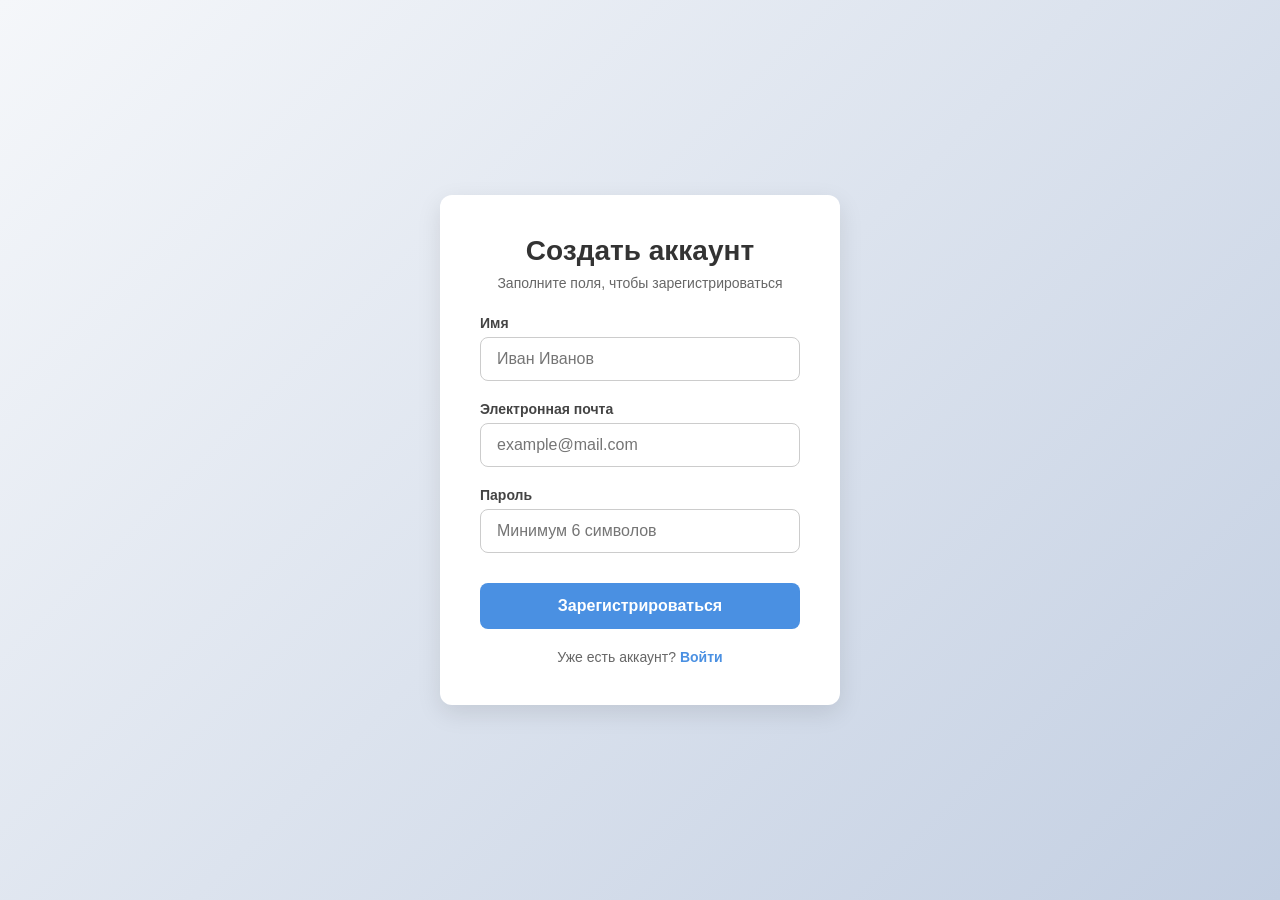
<file: Front/index.html>
<!DOCTYPE html>
<html lang="ru">
<head>
    <meta charset="UTF-8">
    <meta name="viewport" content="width=device-width, initial-scale=1.0">
    <title>Регистрация</title>
    <link rel="stylesheet" href="style.css">
</head>
<body>

    <div class="registration-container">
        <form class="registration-form">
            <h2>Создать аккаунт</h2>
            <p class="form-subtitle">Заполните поля, чтобы зарегистрироваться</p>

            <!-- Поле: Имя -->
            <div class="input-group">
                <label for="username">Имя</label>
                <input type="text" id="username" name="username" placeholder="Иван Иванов" required autocomplete="name">
            </div>

            <!-- Поле: Почта -->
            <div class="input-group">
                <label for="email">Электронная почта</label>
                <input type="email" id="email" name="email" placeholder="example@mail.com" required autocomplete="email">
            </div>

            <!-- Поле: Пароль -->
            <div class="input-group">
                <label for="password">Пароль</label>
                <input type="password" id="password" name="password" placeholder="Минимум 6 символов" required autocomplete="new-password">
            </div>

            <!-- Кнопка отправки -->
            <button type="submit" class="submit-btn">Зарегистрироваться</button>

            <p class="form-footer">Уже есть аккаунт? <a href="#">Войти</a></p>
        </form>
    </div>

</body>
</html>
</file>
<file: Front/style.css>
/* Сброс базовых отступов и настройка шрифта */
* {
    box-sizing: border-box;
    margin: 0;
    padding: 0;
    font-family: 'Segoe UI', Tahoma, Geneva, Verdana, sans-serif;
}

/* Центрирование формы на странице */
body {
    background: linear-gradient(135deg, #f5f7fa 0%, #c3cfe2 100%);
    display: flex;
    justify-content: center;
    align-items: center;
    min-height: 100vh;
    padding: 20px;
}

/* Контейнер формы */
.registration-container {
    background-color: #ffffff;
    padding: 40px;
    border-radius: 12px;
    box-shadow: 0 8px 24px rgba(0, 0, 0, 0.1);
    width: 100%;
    max-width: 400px;
}

/* Заголовок формы */
.registration-form h2 {
    color: #333333;
    margin-bottom: 8px;
    font-size: 28px;
    text-align: center;
}

.form-subtitle {
    color: #666666;
    font-size: 14px;
    text-align: center;
    margin-bottom: 24px;
}

/* Группа для каждого инпута */
.input-group {
    display: flex;
    flex-direction: column;
    margin-bottom: 20px;
}

/* Стили меток (Label) */
.input-group label {
    margin-bottom: 6px;
    color: #444444;
    font-size: 14px;
    font-weight: 600;
}

/* Поля ввода (Input) */
.input-group input {
    padding: 12px 16px;
    border: 1px solid #cccccc;
    border-radius: 8px;
    font-size: 16px;
    transition: all 0.3s ease;
    outline: none;
}

/* Эффект при клике на поле ввода */
.input-group input:focus {
    border-color: #4a90e2;
    box-shadow: 0 0 0 3px rgba(74, 144, 226, 0.2);
}

/* Кнопка отправки */
.submit-btn {
    background-color: #4a90e2;
    color: #ffffff;
    border: none;
    padding: 14px;
    font-size: 16px;
    font-weight: bold;
    border-radius: 8px;
    cursor: pointer;
    width: 100%;
    transition: background-color 0.2s ease;
    margin-top: 10px;
}

/* Эффект при наведении на кнопку */
.submit-btn:hover {
    background-color: #357abd;
}

/* Ссылка внизу */
.form-footer {
    text-align: center;
    margin-top: 20px;
    font-size: 14px;
    color: #666666;
}

.form-footer a {
    color: #4a90e2;
    text-decoration: none;
    font-weight: 600;
}

.form-footer a:hover {
    text-decoration: underline;
}
</file>
